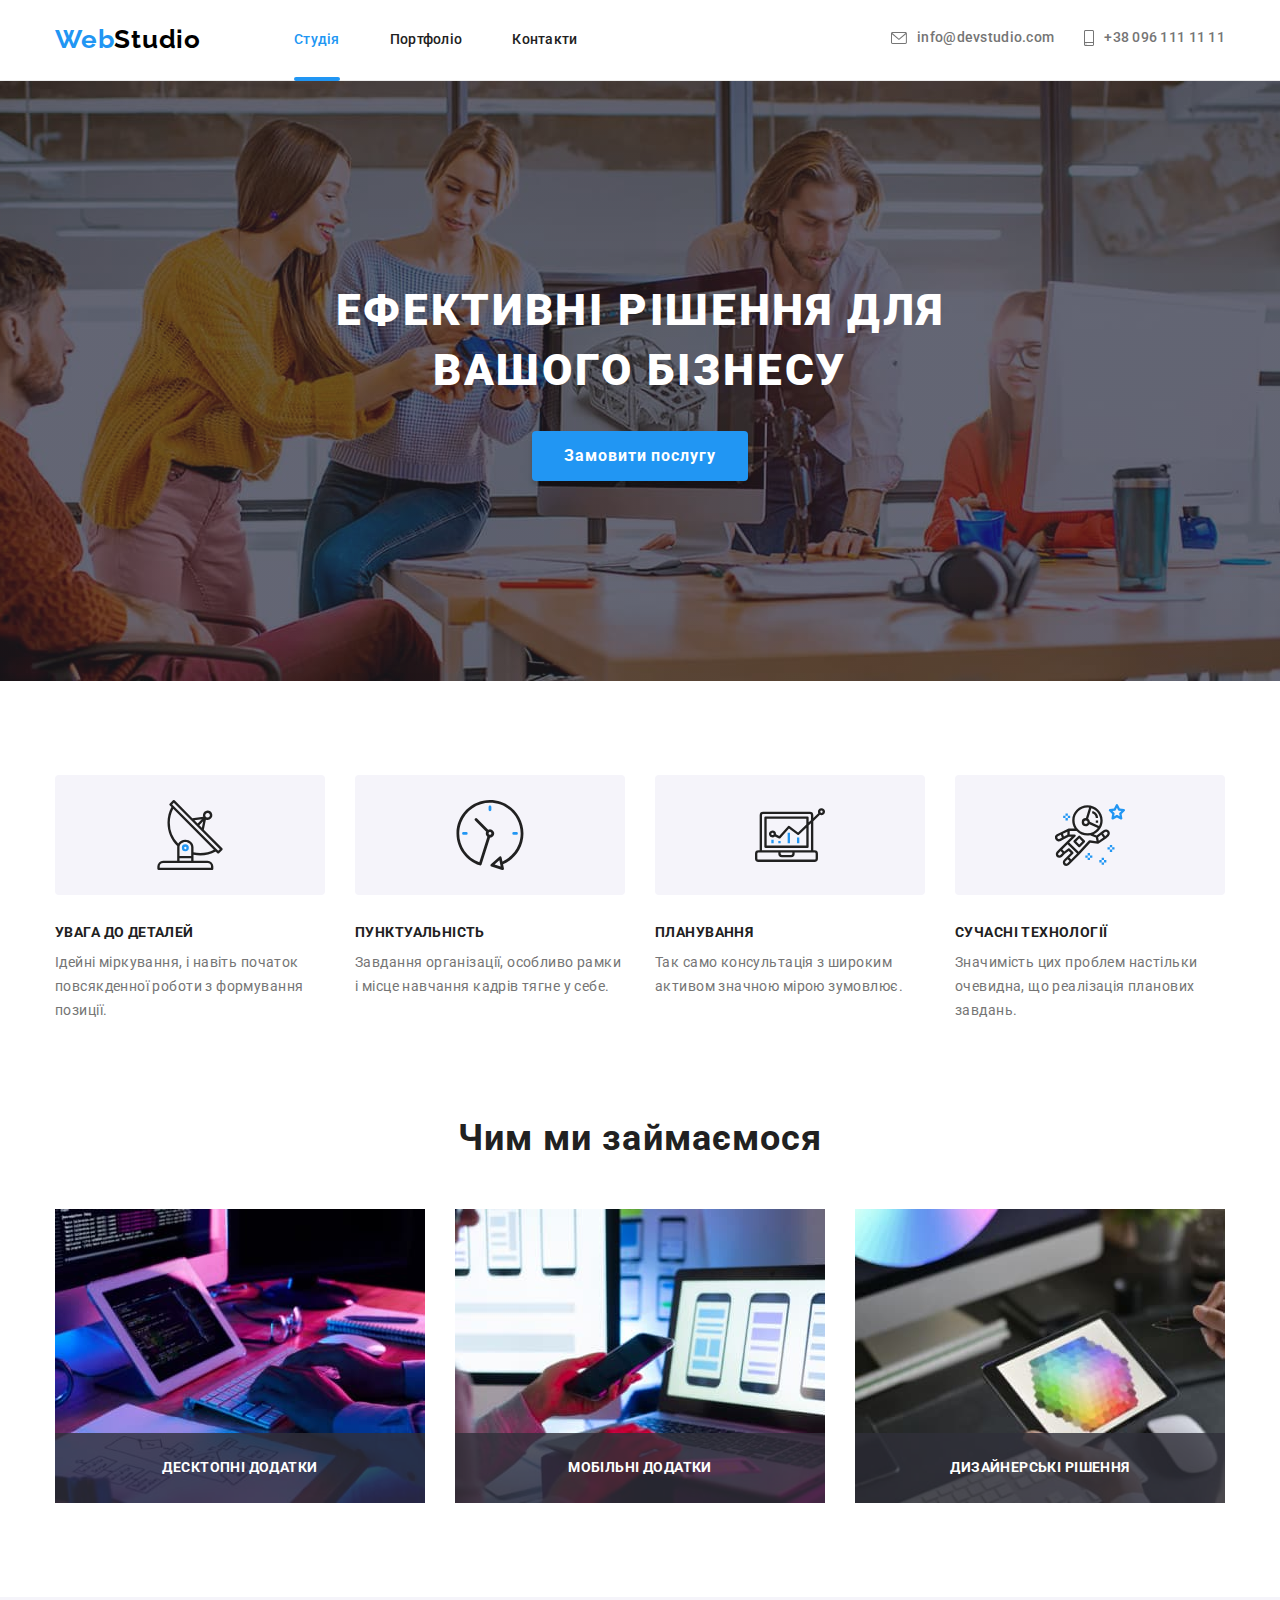
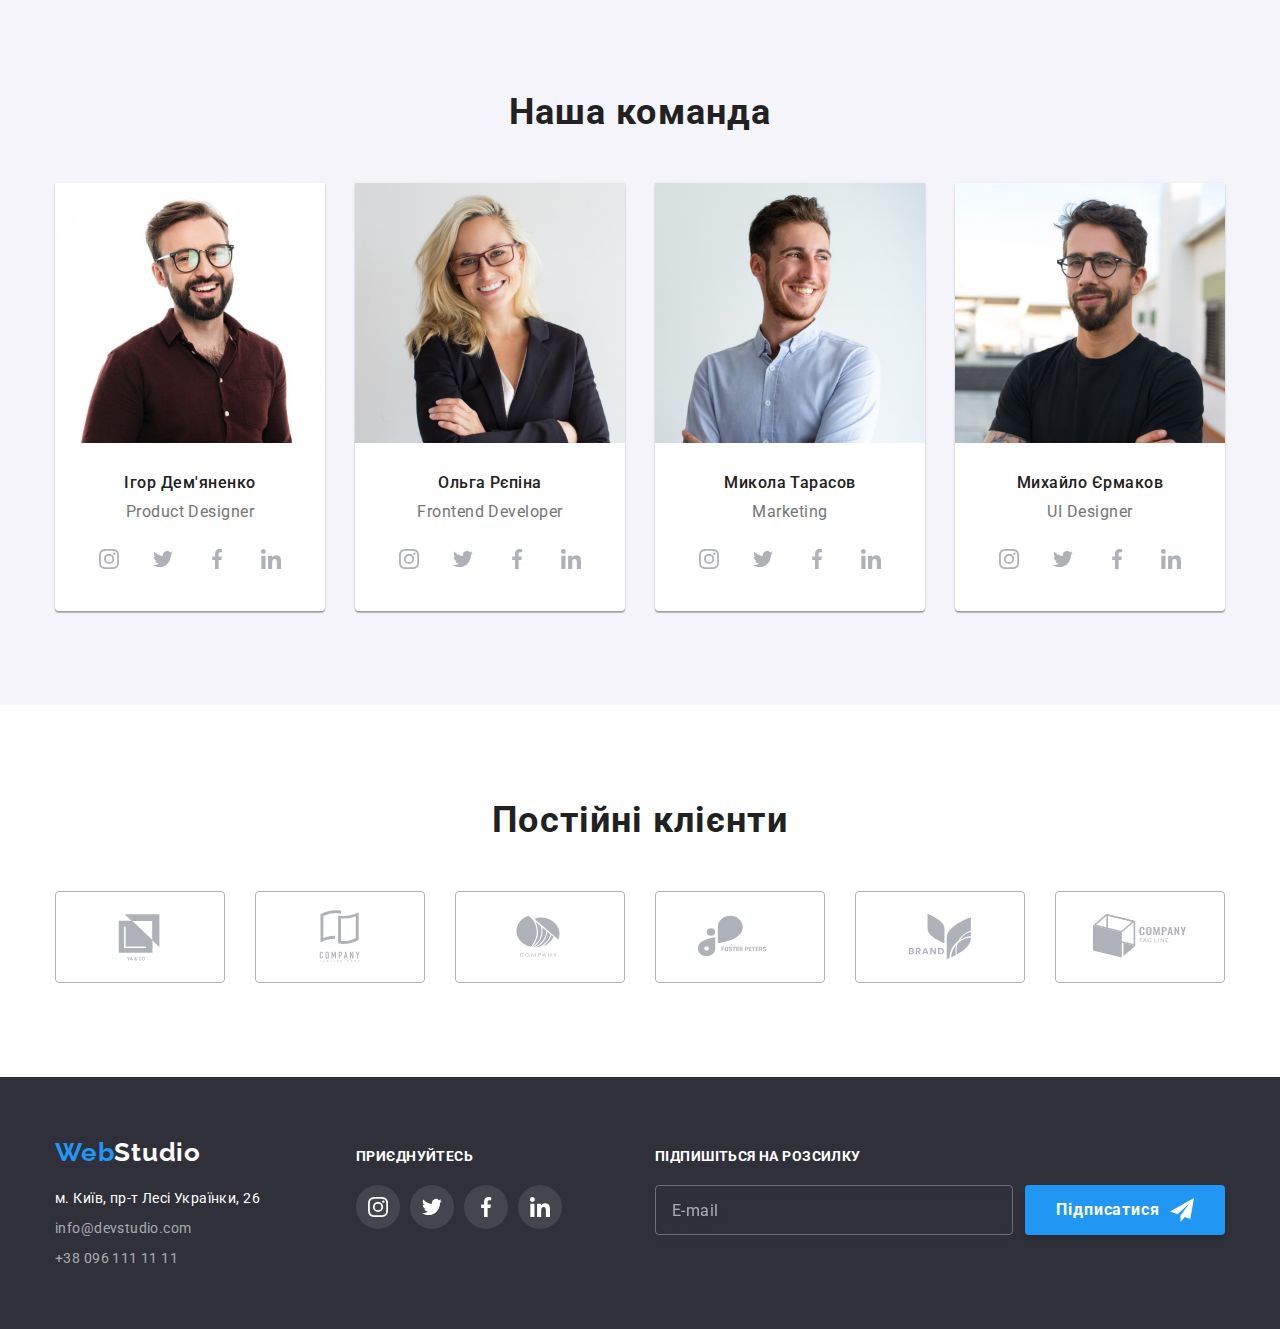
<file: index.html>
<!DOCTYPE html>
<html lang="uk">
<head>
    <meta charset="UTF-8">
    <meta http-equiv="X-UA-Compatible" content="IE=edge">
    <meta name="viewport" content="width=device-width, initial-scale=1.0">
    <title>WebStudio</title>
    <link rel="preconnect" href="https://fonts.googleapis.com">
    <link rel="preconnect" href="https://fonts.gstatic.com" crossorigin>
    <link href="https://fonts.googleapis.com/css2?family=Raleway:wght@700&family=Roboto:wght@400;500;700;900&display=swap"
        rel="stylesheet">
    <link rel="stylesheet" href="https://cdnjs.cloudflare.com/ajax/libs/modern-normalize/1.1.0/modern-normalize.min.css">
    <link rel="stylesheet" href="./css/styles.css">
</head>
<body>
    <!-- header -->
    <header class="header">
        <div class="container header-container">
            <nav class="header-navigation">
                <a href="./index.html" lang="en" class="logo"> <span class="logo-accent">Web</span>Studio</a>
                <ul class="list menu">
                    <li><a href="./index.html" class="site-nav-link current">Студія</a></li>
                    <li><a href="./portfolio.html" class="site-nav-link">Портфоліо</a></li>
                    <li><a href="" class="site-nav-link">Контакти</a></li>
                </ul>
            </nav>
            
            <ul class="list header-contacts">
                <li><a href="mailto:info@devstudio.com" class="contacts">
                    <svg width="16px" height="12px">
                        <use href="./images/icons.svg#icon-envelope"></use>
                    </svg>
                    info@devstudio.com</a></li>
                <li><a href="tel:+380961111111" class="contacts">
                    <svg width="10px" height="16px">
                        <use href="./images/icons.svg#icon-smartphone"></use>
                    </svg>
                    +38 096 111 11 11</a></li>
            </ul>
        </div>
    </header>

    <main>
        <!-- hero -->
        <section class="section hero-section overlay">
            <div class="container">
                <h1 class="hero-title">Ефективні рішення для вашого бізнесу</h1>
                <button type="button" class="button" data-modal-open>Замовити послугу</button>
            </div>
        </section>

        <!-- features -->
        <section class="section features-section">
            <div class="container">
                <h2 class="visually-hidden">Особливості</h2>
                <ul class="list features-list">
                    <li class="features-item">
                        <div class="features-icon">
                            <svg width="70px" height="70px">
                                <use href="./images/icons.svg#icon-antenna"></use>
                            </svg>
                        </div>
                        <h3 class="features-title">УВАГА ДО ДЕТАЛЕЙ</h3>
                        <p class="features-text">Ідейні міркування, і навіть початок повсякденної роботи з формування позиції.</p>
                    </li>
                    <li class="features-item">
                        <div class="features-icon">
                            <svg width="70px" height="70px">
                                <use href="./images/icons.svg#icon-clock"></use>
                            </svg>
                        </div>
                        <h3 class="features-title">ПУНКТУАЛЬНІСТЬ</h3>
                        <p class="features-text">Завдання організації, особливо рамки і місце навчання кадрів тягне у себе.</p>
                    </li>
                    <li class="features-item">
                        <div class="features-icon">
                            <svg width="70px" height="70px">
                                <use href="./images/icons.svg#icon-diagram"></use>
                            </svg>
                        </div>
                        <h3 class="features-title">ПЛАНУВАННЯ</h3>
                        <p class="features-text">Так само консультація з широким активом значною мірою зумовлює.</p>
                    </li>
                    <li class="features-item">
                        <div class="features-icon">
                            <svg width="70px" height="70px">
                                <use href="./images/icons.svg#icon-astronaut"></use>
                            </svg>
                        </div>
                        <h3 class="features-title">СУЧАСНІ ТЕХНОЛОГІЇ</h3>
                        <p class="features-text">Значимість цих проблем настільки очевидна, що реалізація планових завдань.</p>
                    </li>
                </ul>
            </div>
        </section>

        <!-- works -->
        <section class="section works-section">
            <div class="container">
                <h2 class="section-title">Чим ми займаємося</h2>
                <ul class="list works-list">
                    <li class="works-item">
                        <img src="./images/desktop.jpg" alt="Десктопні додатки" width="370">
                        <div class="work-type">
                            <p class="work-name">Десктопні додатки</p>
                        </div>
                    </li>
                    <li class="works-item">
                        <img src="./images/mobile.jpg" alt="Мобільні додатки" width="370">
                        <div class="work-type">
                            <p class="work-name">Мобільні додатки</p>
                        </div>
                    </li>
                    <li class="works-item">
                        <img src="./images/tablet.jpg" alt="Дизайнерські рішення" width="370">
                        <div class="work-type">
                            <p class="work-name">Дизайнерські рішення</p>
                        </div>
                    </li>
                </ul>
            </div>
        </section>

        <!-- team -->
        <section class="section team-section">
            <div class="container">
                <h2 class="section-title">Наша команда</h2>
                <ul class="list team-list">
                    <li class="team-card">
                        <img src="./images/ihor.jpg" alt="Фото Ігор Дем'яненко" width="270">
                        <div class="team-member-role">
                            <h3 class="team-member">Ігор Дем'яненко</h3>
                            <p lang="en" class="team-role">Product Designer</p>   
                            <ul class="list social-list">
                                <li class="social-list-item">
                                    <a href="" class="social-media">
                                        <svg width="20px" height="20px">
                                            <use href="./images/icons.svg#icon-instagram"></use>
                                        </svg></a>
                                </li>
                                <li class="social-list-item">
                                    <a href="" class="social-media">
                                        <svg width="20px" height="20px">
                                            <use href="./images/icons.svg#icon-twitter"></use>
                                        </svg></a>
                                </li>
                                <li class="social-list-item">
                                    <a href="" class="social-media">
                                        <svg width="20px" height="20px">
                                            <use href="./images/icons.svg#icon-facebook"></use>
                                        </svg></a>
                                </li>
                                <li class="social-list-item">
                                    <a href="" class="social-media">
                                        <svg width="20px" height="20px">
                                            <use href="./images/icons.svg#icon-linkedin"></use>
                                        </svg></a>
                                </li>
                            </ul>
                        </div>
                    </li>
                    <li class="team-card">
                        <img src="./images/olha.jpg" alt="Фото Ольга Рєпіна" width="270">
                        <div class="team-member-role">
                            <h3 class="team-member">Ольга Рєпіна</h3>
                            <p lang="en" class="team-role">Frontend Developer</p>
                            <ul class="list social-list">
                                <li class="social-list-item">
                                    <a href="" class="social-media">
                                        <svg width="20px" height="20px">
                                            <use href="./images/icons.svg#icon-instagram"></use>
                                        </svg></a>
                                </li>
                                <li class="social-list-item">
                                    <a href="" class="social-media">
                                        <svg width="20px" height="20px">
                                            <use href="./images/icons.svg#icon-twitter"></use>
                                        </svg></a>
                                </li>
                                <li class="social-list-item">
                                    <a href="" class="social-media">
                                        <svg width="20px" height="20px">
                                            <use href="./images/icons.svg#icon-facebook"></use>
                                        </svg></a>
                                </li>
                                <li class="social-list-item">
                                    <a href="" class="social-media">
                                        <svg width="20px" height="20px">
                                            <use href="./images/icons.svg#icon-linkedin"></use>
                                        </svg></a>
                                </li>
                            </ul>
                        </div>
                    </li>
                    <li class="team-card">
                        <img src="./images/mykola.jpg" alt="Фото Микола Тарасов" width="270">
                        <div class="team-member-role">
                            <h3 class="team-member">Микола Тарасов</h3>
                            <p lang="en" class="team-role">Marketing</p>
                            <ul class="list social-list">
                                <li class="social-list-item">
                                    <a href="" class="social-media">
                                        <svg width="20px" height="20px">
                                            <use href="./images/icons.svg#icon-instagram"></use>
                                        </svg></a>
                                </li>
                                <li class="social-list-item">
                                    <a href="" class="social-media">
                                        <svg width="20px" height="20px">
                                            <use href="./images/icons.svg#icon-twitter"></use>
                                        </svg></a>
                                </li>
                                <li class="social-list-item">
                                    <a href="" class="social-media">
                                        <svg width="20px" height="20px">
                                            <use href="./images/icons.svg#icon-facebook"></use>
                                        </svg></a>
                                </li>
                                <li class="social-list-item">
                                    <a href="" class="social-media">
                                        <svg width="20px" height="20px">
                                            <use href="./images/icons.svg#icon-linkedin"></use>
                                        </svg></a>
                                </li>
                            </ul>
                        </div>
                    </li>
                    <li class="team-card">
                        <img src="./images/mykhailo.jpg" alt="Фото Михайло Єрмаков" width="270">
                        <div class="team-member-role">
                            <h3 class="team-member">Михайло Єрмаков</h3>
                            <p lang="en" class="team-role">UI Designer</p>
                            <ul class="list social-list">
                                <li class="social-list-item">
                                    <a href="" class="social-media">
                                        <svg width="20px" height="20px">
                                            <use href="./images/icons.svg#icon-instagram"></use>
                                        </svg></a>
                                </li>
                                <li class="social-list-item">
                                    <a href="" class="social-media">
                                        <svg width="20px" height="20px">
                                            <use href="./images/icons.svg#icon-twitter"></use>
                                        </svg></a>
                                </li>
                                <li class="social-list-item">
                                    <a href="" class="social-media">
                                        <svg width="20px" height="20px">
                                            <use href="./images/icons.svg#icon-facebook"></use>
                                        </svg></a>
                                </li>
                                <li class="social-list-item">
                                    <a href="" class="social-media">
                                        <svg width="20px" height="20px">
                                            <use href="./images/icons.svg#icon-linkedin"></use>
                                        </svg></a>
                                </li>
                            </ul>
                        </div>
                    </li>
                </ul>
            </div>
        </section>

        <!-- clients -->
        <section class="section">
            <div class="container">
                <h2 class="section-title">Постійні клієнти</h2>
                <ul class="list clients-list">
                    <li class="client-item">
                        <a href="" class="client">
                            <svg width="106px" height="60px">
                                <use href="./images/icons.svg#icon-logo1"></use>
                            </svg></a>
                    </li>
                    <li class="client-item">
                        <a href="" class="client">
                            <svg width="106px" height="60px">
                                <use href="./images/icons.svg#icon-logo2"></use>
                            </svg></a>
                    </li>
                    <li class="client-item">
                        <a href="" class="client">
                            <svg width="106px" height="60px">
                                <use href="./images/icons.svg#icon-logo3"></use>
                            </svg></a>
                    </li>
                    <li class="client-item">
                        <a href="" class="client">
                            <svg width="106px" height="60px">
                                <use href="./images/icons.svg#icon-logo4"></use>
                            </svg></a>
                    </li>
                    <li class="client-item">
                        <a href="" class="client">
                            <svg width="106px" height="60px">
                                <use href="./images/icons.svg#icon-logo5"></use>
                            </svg></a>
                    </li>
                    <li class="client-item">
                        <a href="" class="client">
                            <svg width="106px" height="60px">
                                <use href="./images/icons.svg#icon-logo6"></use>
                            </svg></a>
                    </li>
                </ul>
            </div>
        </section>
    </main>

    <!-- footer -->
    <footer class="footer">
        <div class="container container-footer">
            <div class="address-container">
                <a href="./index.html" lang="en" class="logo logo-footer"> <span class="logo-accent">Web</span>Studio</a>
                <address>
                    <ul class="list">
                        <li class="address-item"><a href="https://goo.gl/maps/fUNhZHvPjA6vGSTK8" target="_blank"
                                rel="noopener norefferer" class="address-footer">м. Київ, пр-т Лесі Українки, 26</a></li>
                        <li class="address-item"><a href="mailto:info@devstudio.com" class="contacts-footer">info@devstudio.com</a></li>
                        <li><a href="tel:+380961111111" class="contacts-footer">+38 096 111 11 11</a></li>
                    </ul>
                </address>
            </div>

            <div class="join-container">
                <p class="footer-join">Приєднуйтесь</p>
                <ul class="list social-list">
                    <li class="social-list-item">
                        <a href="" class="social-media-footer">
                            <svg width="20px" height="20px">
                                <use href="./images/icons.svg#icon-instagram"></use>
                            </svg></a>
                    </li>
                    <li class="social-list-item">
                        <a href="" class="social-media-footer">
                            <svg width="20px" height="20px">
                                <use href="./images/icons.svg#icon-twitter"></use>
                            </svg></a>
                    </li>
                    <li class="social-list-item">
                        <a href="" class="social-media-footer">
                            <svg width="20px" height="20px">
                                <use href="./images/icons.svg#icon-facebook"></use>
                            </svg></a>
                    </li>
                    <li class="social-list-item">
                        <a href="" class="social-media-footer">
                            <svg width="20px" height="20px">
                                <use href="./images/icons.svg#icon-linkedin"></use>
                            </svg></a>
                    </li>
                </ul>
            </div>

            <div>
                <p class="footer-join">Підпишіться на розсилку</p>
                <form class="footer-form">
                    <label>
                        <input
                        type="email"
                        class="footer-field-input"
                        required
                        name="user_subscription_email"
                        placeholder="E-mail">
                    </label>
                    <button type="submit" class="subscript-btn">Підписатися
                        <svg width="24px" height="24px">
                            <use href="./images/icons.svg#icon-send"></use>
                        </svg>
                    </button>
                </form>
            </div>
        </div>
    </footer>

    <!-- BACKDROP -->
    <div class="backdrop is-hidden" data-modal>
        <div class="modal">
            <button type="button" class="modal-close-btn" data-modal-close>
                <svg width="18px" height="18px" class="modal-close-icon">
                    <use href="./images/icons.svg#icon-close"></use>
                </svg>
            </button>

            <form class="modal-form">
                <b class="modal-header">Залиште свої дані, ми вам передзвонимо</b>
                <label class="modal-field">
                    <span class="modal-field-desc">Ім'я</span>
                    <span class="modal-field-wrapper">
                        <input type="text"
                        class="modal-field-input"
                        required
                        pattern="[a-zA-Zа-яА-ЯіІїЇєЄ'ґҐ]+"
                        name="user_name">
                        <svg width="18px" height="18px" class="modal-field-icon">
                            <use href="./images/icons.svg#icon-person"></use>
                        </svg>
                    </span>
                </label>
                <label class="modal-field">
                    <span class="modal-field-desc">Телефон</span>
                    <span class="modal-field-wrapper">
                        <input
                        type="tel"
                        class="modal-field-input"
                        required
                        name="user_phone">
                        <svg width="18px" height="18px" class="modal-field-icon">
                            <use href="./images/icons.svg#icon-phone"></use>
                        </svg>
                    </span>
                </label>
                <label class="modal-field">
                    <span class="modal-field-desc">Пошта</span>
                    <span class="modal-field-wrapper">
                        <input
                        type="email"
                        class="modal-field-input"
                        required
                        name="user_email">
                        <svg width="18px" height="18px" class="modal-field-icon">
                            <use href="./images/icons.svg#icon-email"></use>
                        </svg>
                    </span>
                </label>
                <label class="modal-textarea">
                    <span class="modal-field-desc">Коментар</span>
                    <textarea
                        name="user_comment"
                        class="modal-comment"
                        placeholder="Введіть текст"></textarea>
                </label>
                <label class="modal-checkbox-wrapper">
                    <input
                        type="checkbox"
                        name="user_policy"
                        class="modal-checkbox visually-hidden"
                        required>
                    <svg width="16px" height="15px" class="modal-checkbox-svg">
                        <use href="./images/icons.svg#icon-check"></use>
                    </svg>
                    Погоджуюся з розсилкою та приймаю&nbsp;<a href="" class="policy-link">Умови договору</a>
                </label>
                <button type="submit" class="modal-submit">Відправити</button>
            </form>
        </div>
    </div>

    <script src="./js/modal.js"></script>
</body>
</html>
</file>
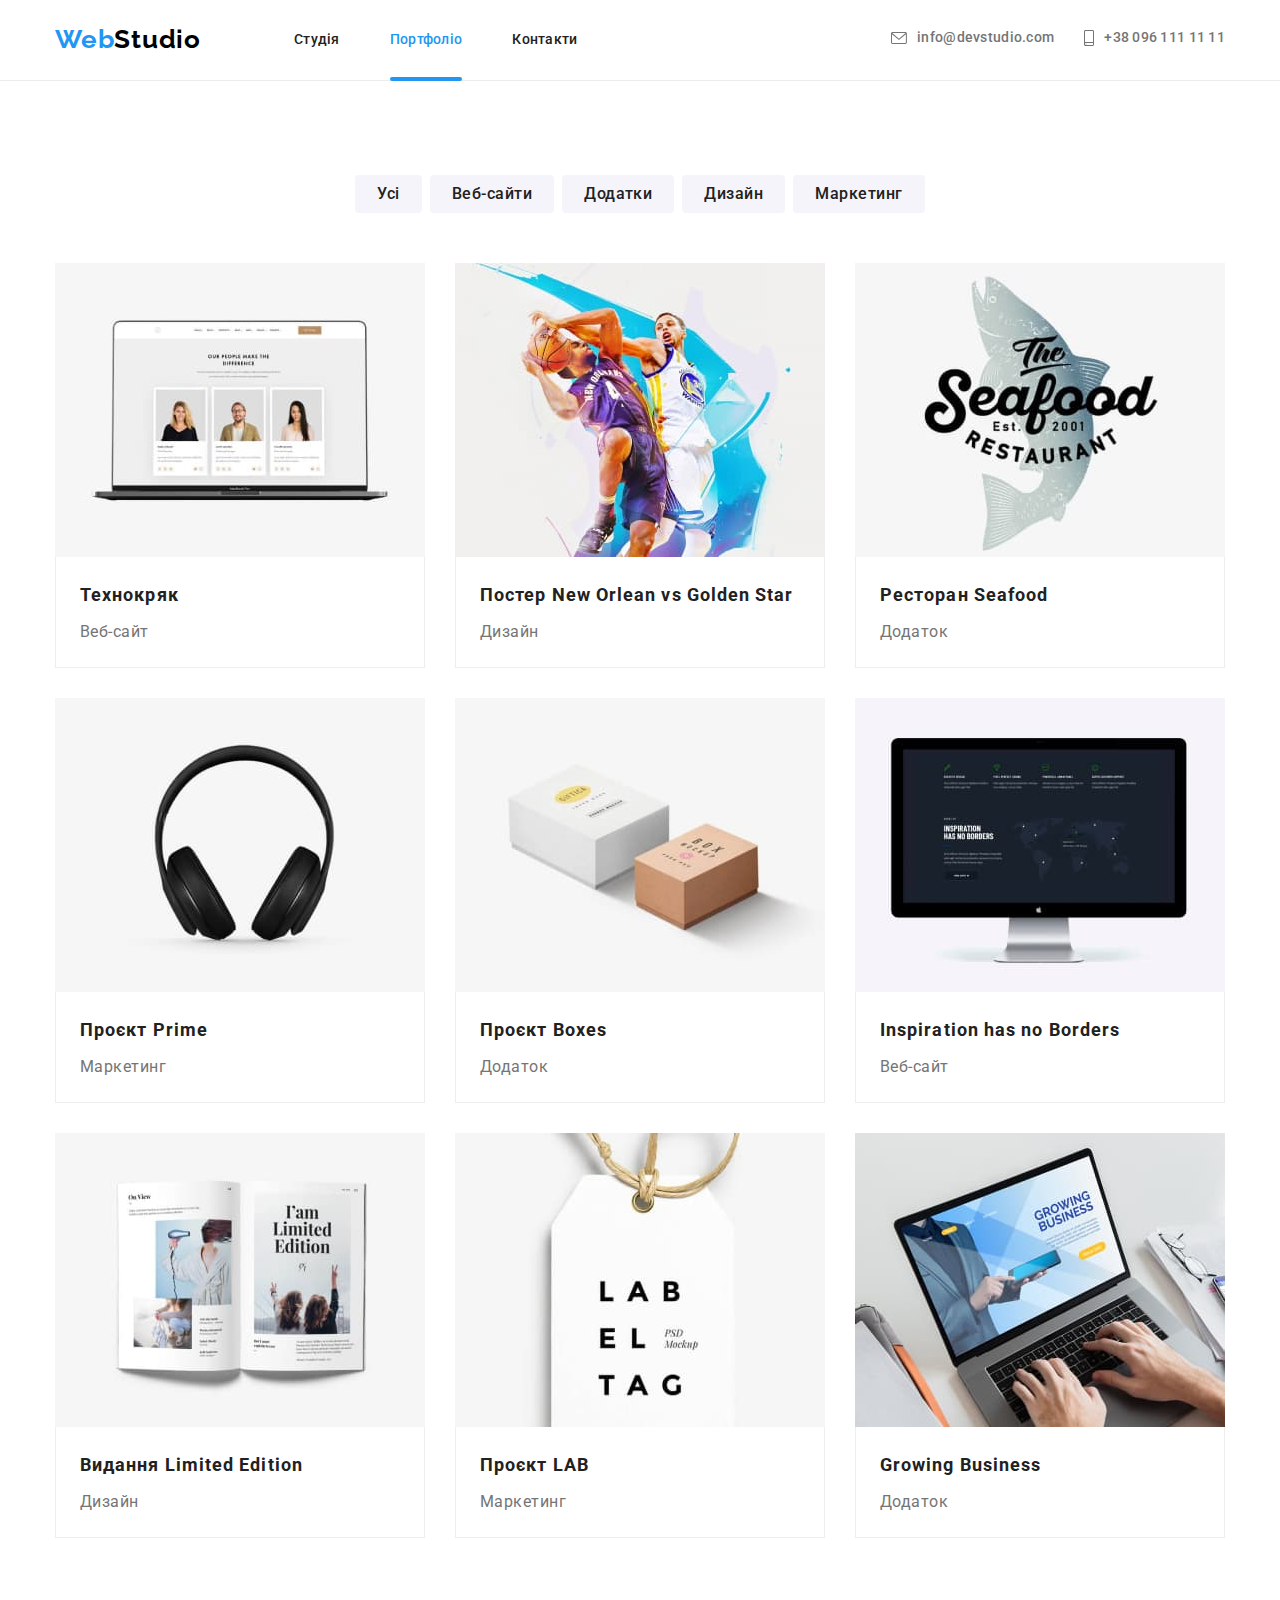
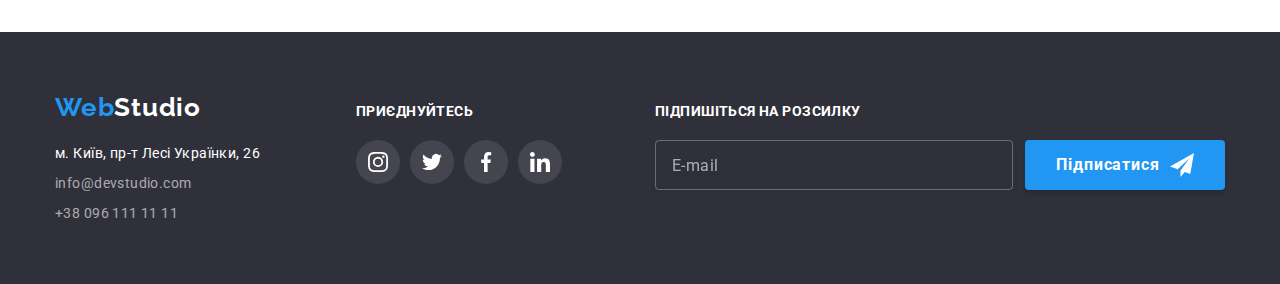
<file: portfolio.html>
<!DOCTYPE html>
<html lang="uk">
<head>
    <meta charset="UTF-8">
    <meta http-equiv="X-UA-Compatible" content="IE=edge">
    <meta name="viewport" content="width=device-width, initial-scale=1.0">
    <title>Portfolio</title>
    <link rel="preconnect" href="https://fonts.googleapis.com">
    <link rel="preconnect" href="https://fonts.gstatic.com" crossorigin>
    <link href="https://fonts.googleapis.com/css2?family=Raleway:wght@700&family=Roboto:wght@400;500;700;900&display=swap"
        rel="stylesheet">
    <link rel="stylesheet" href="https://cdnjs.cloudflare.com/ajax/libs/modern-normalize/1.1.0/modern-normalize.min.css">
    <link rel="stylesheet" href="./css/styles.css">
</head>
<body>
    <!-- header -->
    <header class="header">
        <div class="container header-container">
            <nav class="header-navigation">
                <a href="./index.html" lang="en" class="logo"> <span class="logo-accent">Web</span>Studio</a>
                <ul class="list menu">
                    <li><a href="./index.html" class="site-nav-link">Студія</a></li>
                    <li><a href="./portfolio.html" class="site-nav-link current">Портфоліо</a></li>
                    <li><a href="" class="site-nav-link">Контакти</a></li>
                </ul>
            </nav>
    
            <ul class="list header-contacts">
                <li><a href="mailto:info@devstudio.com" class="contacts">
                    <svg width="16px" height="12px">
                        <use href="./images/icons.svg#icon-envelope"></use>
                    </svg>
                    info@devstudio.com</a></li>
                <li><a href="tel:+380961111111" class="contacts">
                    <svg width="10px" height="16px">
                        <use href="./images/icons.svg#icon-smartphone"></use>
                    </svg>
                    +38 096 111 11 11</a></li>
            </ul>
        </div>
    </header>
    
    <main>
        <section class="section">
            <div class="container">
                <h1 class="visually-hidden">Портфоліо</h1>
                
                <!-- filters -->
                <ul class="list filters-list">
                    <li>
                        <button type="button" class="filter">Усі</button>
                    </li>
                    <li>
                        <button type="button" class="filter">Веб-сайти</button>
                    </li>
                    <li>
                        <button type="button" class="filter">Додатки</button>
                    </li>
                    <li>
                        <button type="button" class="filter">Дизайн</button>
                    </li>
                    <li>
                        <button type="button" class="filter">Маркетинг</button>
                    </li>
                </ul>
                
                <!-- portfolio -->
                <ul class="list projects-list">
                    <li class="project-card">
                        <a href="" class="project-link">
                            <div class="project-img-wrapper">
                                <img src="./images/techno.jpg" alt="Веб-сайт на ноутбуці" width="370">
                                <p class="overlay-projects">Ресурс пропонує комплексні пропозиції з різним рівнем функціоналу та сервісів. Все це дозволить відвідувачу отримати
                                    вичерпні відомості про компанію чи приватну особу.</p>
                            </div>
                        
                            <div class="project">
                                <h2 class="project-title">Технокряк</h2>
                                <p class="project-type">Веб-сайт</p>
                            </div>
                        </a>
                    </li>
                    <li class="project-card">
                        <a href="" class="project-link">
                            <div class="project-img-wrapper">
                                <img src="./images/basketball-poster.jpg" alt="Два баскетболіста" width="370">
                                <p class="overlay-projects">Ресурс пропонує комплексні пропозиції з різним рівнем функціоналу та сервісів. Все це дозволить відвідувачу отримати
                                    вичерпні відомості про компанію чи приватну особу.</p>                               
                            </div>
                            <div class="project">
                                <h2 class="project-title">Постер <span lang="en">New Orlean vs Golden Star</span></h2>
                                <p class="project-type">Дизайн</p>
                            </div>
                        </a>
                    </li>
                    <li class="project-card">
                        <a href="" class="project-link">
                            <div class="project-img-wrapper">
                                <img src="./images/seafood-restaurant.jpg" alt="Логотип ресторана" width="370">
                                <p class="overlay-projects">Ресурс пропонує комплексні пропозиції з різним рівнем функціоналу та сервісів. Все це
                                    дозволить відвідувачу отримати
                                    вичерпні відомості про компанію чи приватну особу.</p>
                            </div>
                            <div class="project">
                                <h2 class="project-title">Ресторан <span lang="en">Seafood</span></h2>
                                <p class="project-type">Додаток</p>
                            </div>
                        </a>
                    </li>
                    <li class="project-card">
                        <a href="" class="project-link">
                            <div class="project-img-wrapper">
                                <p class="overlay-projects">Ресурс пропонує комплексні пропозиції з різним рівнем функціоналу та сервісів. Все це
                                    дозволить відвідувачу отримати
                                    вичерпні відомості про компанію чи приватну особу.</p>
                                <img src="./images/prime-project.jpg" alt="Навушники" width="370">
                            
                            </div>
                            <div class="project">
                                <h2 class="project-title">Проєкт <span lang="en">Prime</span></h2>
                                <p class="project-type">Маркетинг</p>
                            </div>
                        </a>
                    </li>
                    <li class="project-card">
                        <a href="" class="project-link">
                            <div class="project-img-wrapper">
                                <p class="overlay-projects">Ресурс пропонує комплексні пропозиції з різним рівнем функціоналу та сервісів. Все це
                                    дозволить відвідувачу отримати
                                    вичерпні відомості про компанію чи приватну особу.</p>
                                 <img src="./images/boxes-project.jpg" alt="Дві коробки" width="370">
                            </div>
                            <div class="project">
                                <h2 class="project-title">Проєкт <span lang="en">Boxes</span></h2>
                                <p class="project-type">Додаток</p>
                            </div>
                        </a>
                    </li>
                    <li class="project-card">
                        <a href="" class="project-link">
                            <div class="project-img-wrapper">
                                <p class="overlay-projects">Ресурс пропонує комплексні пропозиції з різним рівнем функціоналу та сервісів. Все це
                                    дозволить відвідувачу отримати
                                    вичерпні відомості про компанію чи приватну особу.</p>
                                <img src="./images/monitor.jpg" alt="Веб-сайт на моніторі" width="370">
                            </div>
                            <div class="project">
                                <h2 lang="en" class="project-title">Inspiration has no Borders</h2>
                                <p class="project-type">Веб-сайт</p>
                            </div>
                        </a>
                    </li>
                    <li class="project-card">
                        <a href="" class="project-link">
                            <div class="project-img-wrapper">
                                <p class="overlay-projects">Ресурс пропонує комплексні пропозиції з різним рівнем функціоналу та сервісів. Все це
                                    дозволить відвідувачу отримати
                                    вичерпні відомості про компанію чи приватну особу.</p>
                                <img src="./images/limited-edition.jpg" alt="Журнал" width="370">
                            </div>
                            <div class="project">
                                <h2 class="project-title">Видання <span lang="en">Limited Edition</span></h2>
                                <p class="project-type">Дизайн</p>
                            </div>
                        </a>
                    </li>
                    <li class="project-card">
                        <a href="" class="project-link">
                            <div class="project-img-wrapper">
                                <p class="overlay-projects">Ресурс пропонує комплексні пропозиції з різним рівнем функціоналу та сервісів. Все це
                                    дозволить відвідувачу отримати
                                    вичерпні відомості про компанію чи приватну особу.</p>
                                <img src="./images/lab-project.jpg" alt="Бирка" width="370">
                            </div>
                            <div class="project">
                                <h2 class="project-title">Проєкт <span lang="en">LAB</span></h2>
                                <p class="project-type">Маркетинг</p>
                            </div>
                        </a>
                    </li>
                    <li class="project-card">
                        <a href="" class="project-link">
                            <div class="project-img-wrapper">
                                <p class="overlay-projects">Ресурс пропонує комплексні пропозиції з різним рівнем функціоналу та сервісів. Все це
                                    дозволить відвідувачу отримати
                                    вичерпні відомості про компанію чи приватну особу.</p>
                                <img src="./images/growing-business.jpg" alt="Ноутбук" width="370">
                            </div>
                            <div class="project">
                                <h2 lang="en" class="project-title">Growing Business</h2>
                                <p class="project-type">Додаток</p>
                            </div>
                        </a>
                    </li>
                </ul>
            </div>
        </section>

    </main>
    
    <!-- footer -->
    <footer class="footer">
        <div class="container container-footer">
            <div class="address-container">
                <a href="./index.html" lang="en" class="logo logo-footer"> <span class="logo-accent">Web</span>Studio</a>
                <address>
                    <ul class="list">
                        <li class="address-item"><a href="https://goo.gl/maps/fUNhZHvPjA6vGSTK8" target="_blank"
                                rel="noopener norefferer" class="address-footer">м. Київ, пр-т Лесі Українки, 26</a></li>
                        <li class="address-item"><a href="mailto:info@devstudio.com"
                                class="contacts-footer">info@devstudio.com</a></li>
                        <li><a href="tel:+380961111111" class="contacts-footer">+38 096 111 11 11</a></li>
                    </ul>
                </address>
            </div>
    
            <div class="join-container">
                <p class="footer-join">Приєднуйтесь</p>
                <ul class="list social-list">
                    <li class="social-list-item">
                        <a href="" class="social-media-footer">
                            <svg width="20px" height="20px">
                                <use href="./images/icons.svg#icon-instagram"></use>
                            </svg></a>
                    </li>
                    <li class="social-list-item">
                        <a href="" class="social-media-footer">
                            <svg width="20px" height="20px">
                                <use href="./images/icons.svg#icon-twitter"></use>
                            </svg></a>
                    </li>
                    <li class="social-list-item">
                        <a href="" class="social-media-footer">
                            <svg width="20px" height="20px">
                                <use href="./images/icons.svg#icon-facebook"></use>
                            </svg></a>
                    </li>
                    <li class="social-list-item">
                        <a href="" class="social-media-footer">
                            <svg width="20px" height="20px">
                                <use href="./images/icons.svg#icon-linkedin"></use>
                            </svg></a>
                    </li>
                </ul>
            </div>
    
            <div>
                <p class="footer-join">Підпишіться на розсилку</p>
                <form class="footer-form">
                    <label>
                        <input type="email" class="footer-field-input" required name="user_subscription_email"
                            placeholder="E-mail">
                    </label>
                    <button type="submit" class="subscript-btn">Підписатися
                        <svg width="24px" height="24px">
                            <use href="./images/icons.svg#icon-send"></use>
                        </svg>
                    </button>
                </form>
            </div>
        </div>
    </footer>

</body>
</html>
</file>
<file: css/styles.css>
:root {
    --primary-text-color:#212121;
    --secondary-text-color:#757575;
    --logo-text-color:#000000;
    --accent-color:#2196F3;
    --white-text-color:#FFFFFF;
    --footer-text-color:rgba(255, 255, 255, 0.6);
    --primary-bg-color:#FFFFFF;
    --secondary-bg-color:#F5F4FA;
    --accent-bg-color:#2F303A;

    --filter-bg-color:#F5F4FA;

    --button-focus-color:#188CE8;

    --transition-dur-and-func: 250ms cubic-bezier(0.4, 0, 0.2, 1);
}

body {
    background-color: var(--primary-bg-color);
    color: var(--primary-text-color);
    font-family: 'Roboto', sans-serif;
}

/* reset */

.list {
    list-style: none;
}

h1,
h2,
h3,
p {
    margin-top: 0;
    margin-bottom: 0;
}

ul {
    margin-top: 0;
    margin-bottom: 0;
    padding-left: 0;
}

img {
    display: block;
}

.section {
    padding-top: 94px;
    padding-bottom: 94px;
}

.container {
    margin-left: auto;
    margin-right: auto;
    width: 1200px;
    padding-left: 15px;
    padding-right: 15px;
}

.visually-hidden {
    position: absolute;
    width: 1px;
    height: 1px;
    margin: -1px;
    border: 0;
    padding: 0;
    white-space: nowrap;
    clip-path: inset(100%);
    clip: rect(0 0 0 0);
    overflow: hidden;
}

/* header */

.header {
    border-bottom: 1px solid #ECECEC;
}

.header-container {
    display: flex;
    justify-content: space-between;
    align-items: center;
}

.header-navigation {
    display: flex;
    column-gap: 93px;

    align-items: center;
}

.menu {
    display: flex;
    column-gap: 50px;
    align-items: center;
}

.header-contacts {
    display: flex;
    column-gap: 30px;
}

/* logo */

.logo {
    color: var(--logo-text-color);
    font-family: 'Raleway', sans-serif;
    font-weight: 700;
    font-size: 26px;
    line-height: 1.2;
    text-decoration: none;
    letter-spacing: 0.03em;
}

.logo-accent {
    color: var(--accent-color);
}

/* site-nav */
.site-nav-link {
    color: var(--primary-text-color);
    font-weight: 500;
    font-size: 14px;
    line-height: 1.14;
    letter-spacing: 0.02em;
    text-decoration: none;

    transition: color var(--transition-dur-and-func);

    padding-top: 32px;
    padding-bottom: 32px;

    display: block;
}

.site-nav-link:hover,
.site-nav-link:focus {
    color: var(--accent-color);
}

.current {
    color: var(--accent-color);
    position: relative;
}

.current::after {
    content: "";
    position: absolute;
    height: 4px;
    width: 100%;
    background-color: var(--accent-color);
    border-radius: 2px;
    bottom: -1px;
    left: 0;
}

/* contacts */
.contacts {
    color: var(--secondary-text-color);
    font-weight: 500;
    font-size: 14px;
    line-height: 1.14;
    letter-spacing: 0.02em;
    text-decoration: none;

    display: inline-flex;
    align-items: center;
    column-gap: 10px;
    fill: var(--secondary-text-color);

    transition: color var(--transition-dur-and-func), fill var(--transition-dur-and-func);
}

.contacts:hover,
.contacts:focus {
    color: var(--accent-color);
    fill: var(--accent-color);
}

/* hero */
.hero-section {
    background-color: #C4C4C4;
    
    padding-top: 200px;
    padding-bottom: 200px;
}

.overlay {
    max-width: 1600px;
    height: 600px;
    margin-left: auto;
    margin-right: auto;
    background-image:
        linear-gradient(rgba(47, 48, 58, 0.4), rgba(47, 48, 58, 0.4)),
        url("../images/hero.jpg");

    background-repeat: no-repeat;
    background-position: center;
    background-size: cover;
}

.hero-title {
    font-weight: 900;
    font-size: 44px;
    line-height: 1.36;
    text-align: center;
    letter-spacing: 0.06em;
    text-transform: uppercase;
    color: var(--white-text-color);

    margin-left: auto;
    margin-right: auto;
    margin-bottom: 30px;

    width: 696px;
}

/* button */
.button {
    color:var(--white-text-color);
    background-color: var(--accent-color);
    font-weight: 700;
    font-size: 16px;
    line-height: 1.88;
    display: flex;
    align-items: center;
    text-align: center;
    letter-spacing: 0.06em;

    cursor: pointer;

    box-shadow: 0px 4px 4px rgba(0, 0, 0, 0.15);
    padding: 10px 32px;
    border-radius: 4px;
    border: 0;

    min-width: 216px;
    justify-content: center;

    margin-left: auto;
    margin-right: auto;

    transition: background-color var(--transition-dur-and-func);
}

.button:hover,
.button:focus {
    background-color: var(--button-focus-color);
}

/* section */

.section-title {
    font-weight: 700;
    font-size: 36px;
    line-height: 1.17;
    text-align: center;
    letter-spacing: 0.03em;

    margin-bottom: 50px;
}

/* features */

.features-section {
    padding-bottom: 47px;
}

.features-list {
    display: flex;
    gap: 30px;
    flex-wrap: wrap;
}

.features-item {
    flex-basis: calc((100% - 90px) / 4);
}

.features-icon {
    display: flex;
    height: 120px;
    background-color: var(--secondary-bg-color);
    border-radius: 4px;
    margin-bottom: 30px;
    align-items: center;
    justify-content: center;
}

.features-title {
    font-weight: 700;
    font-size: 14px;
    line-height: 1.14;
    text-transform: uppercase;
    letter-spacing: 0.03em;

    margin-bottom: 10px;
}

.features-text {
    font-size: 14px;
    line-height: 1.71;
    color: var(--secondary-text-color);
    letter-spacing: 0.03em;
}

/* works */

.works-section {
    padding-top: 47px;
}

.works-list {
    display: flex;
    gap: 30px;
    flex-wrap: wrap;
}

.works-item {
    flex-basis: calc((100% - 60px) / 3);
    position: relative;
}

.work-type {
    position: absolute;
    height: 70px;
    width: 100%;
    bottom: 0;

    display: flex;
    justify-content: center;
    align-items: center;

    background-color: rgba(47, 48, 58, 0.8);
}

.work-name {
    font-weight: 700;
    font-size: 14px;
    line-height: 1.14;
    letter-spacing: 0.03em;
    text-transform: uppercase;
    text-align: center;
    color: var(--white-text-color);
}

/* team */
.team-section {
    background-color: var(--secondary-bg-color);
}

.team-list {
    display: flex;
    gap: 30px;
    flex-wrap: wrap;
}

.team-card {
    flex-basis: calc((100% - 90px) / 4);

    box-shadow: 0px 1px 3px rgba(0, 0, 0, 0.12), 0px 1px 1px rgba(0, 0, 0, 0.14), 0px 2px 1px rgba(0, 0, 0, 0.2);
    border-radius: 0px 0px 4px 4px;

    background-color: var(--primary-bg-color);
}

.team-member-role {
    padding-top: 30px;
    padding-bottom: 30px;
    padding-left: 32px;
    padding-right: 32px;
}

.team-member {
    font-weight: 500;
    font-size: 16px;
    line-height: 1.19;
    text-align: center;
    letter-spacing: 0.03em;

    margin-bottom: 10px;
}

.team-role {
    font-size: 16px;
    line-height: 1.19;
    text-align: center;
    color: var(--secondary-text-color);
    letter-spacing: 0.03em;

    margin-bottom: 16px;
}

.social-list {
    display: flex;
    column-gap: 10px;
}

.social-list-item {
    width: 44px;
    height: 44px;
}

.social-media {
    display: flex;
    width: 100%;
    height: 100%;
    border-radius: 50%;
    justify-content: center;
    align-items: center;
    fill: #AFB1B8;

    transition: background-color var(--transition-dur-and-func), fill var(--transition-dur-and-func);
}

.social-media:hover,
.social-media:focus {
    background-color: var(--accent-color);
    fill: var(--white-text-color);
}

/* clients */

.clients-list {
    display: flex;
    gap: 30px;
    flex-wrap: wrap;
}

.client-item {
    height: 92px;
    width: calc((100% - 150px) / 6);
}

.client {
    display: flex;
    width: 100%;
    height: 100%;
    border: 1px solid #AFB1B8;
    border-radius: 4px;
    justify-content: center;
    align-items: center;
    fill: #AFB1B8;

    transition: background-color var(--transition-dur-and-func), fill var(--transition-dur-and-func);
}

.client:hover,
.client:focus {
    border-color: var(--accent-color);
    fill: var(--accent-color);
}

/* footer */

.footer {
    background-color: var(--accent-bg-color);
    padding-top: 60px;
    padding-bottom: 60px;
}

.container-footer {
    display: flex;

    align-items: baseline;
}

.address-container {
    flex-grow: 1;
}

.contacts-footer {
    color: var(--footer-text-color);
    font-size: 14px;
    line-height: 1.5;
    text-decoration: none;
    letter-spacing: 0.03em;

    font-style: normal;

    transition: color var(--transition-dur-and-func);
}

.contacts-footer:hover,
.contacts-footer:focus {
    color: var(--accent-color);
}

.address-footer {
    font-style: normal;
    font-size: 14px;
    line-height: 1.5;
    color: var(--white-text-color);
    text-decoration: none;
    letter-spacing: 0.03em;

    transition: color var(--transition-dur-and-func);
}

.address-footer:hover,
.address-footer:focus {
    color: var(--accent-color);
}

.logo-footer {
    color: var(--white-text-color);

    display: block;
    margin-bottom: 20px;
}

.address-item {
    margin-bottom: 9px;
}

.join-container {
    margin-right: 93px;
}

.social-media-footer {
    display: flex;
    width: 100%;
    height: 100%;
    border-radius: 50%;
    justify-content: center;
    align-items: center;
    fill: var(--white-text-color);
    background-color: rgba(255, 255, 255, 0.1);

    transition: background-color var(--transition-dur-and-func);
}

.social-media-footer:hover,
.social-media-footer:focus {
    background-color: var(--accent-color);
}

.footer-join {
    font-weight: 700;
    font-size: 14px;
    line-height: 1.14;
    letter-spacing: 0.03em;
    text-transform: uppercase;
    color: var(--white-text-color);

    margin-bottom: 20px;
}

.footer-form {
    display: flex;
    gap: 12px;
}

.footer-field-input {
    height: 50px;
    width: 358px;
    padding-left: 16px;
    padding-top: 15px;
    padding-bottom: 15px;

    border: 1px solid rgba(255, 255, 255, 0.3);
    filter: drop-shadow(0px 4px 4px rgba(0, 0, 0, 0.15));
    border-radius: 4px;

    background-color: transparent;
    
    color: var(--white-text-color);
}

.footer-field-input::placeholder {
    font-size: 16px;
    line-height: 1.25;
    letter-spacing: 0.03em;
    color: rgba(255, 255, 255, 0.6);
}

.subscript-btn {
    color: var(--white-text-color);
    background-color: var(--accent-color);
    font-weight: 700;
    font-size: 16px;
    line-height: 1.88;
    display: flex;
    align-items: center;
    text-align: center;
    letter-spacing: 0.06em;

    cursor: pointer;

    box-shadow: 0px 4px 4px rgba(0, 0, 0, 0.15);
    padding: 10px 28px;
    border-radius: 4px;
    border: 0;

    min-width: 200px;
    justify-content: center;

    margin-left: auto;
    margin-right: auto;

    gap: 10px;
}

/* portfolio.html */

/* filters */

.filters-list {
    display: flex;
    gap: 8px;
    justify-content: center;
    margin-bottom: 50px;
}

.filter {
    background-color: var(--filter-bg-color);
    color: var(--primary-text-color);
    font-weight: 500;
    font-size: 16px;
    line-height: 1.62;
    text-align: center;
    letter-spacing: 0.03em;

    cursor: pointer;

    padding: 6px 22px;
    border-radius: 4px;
    border: 0;

    transition: background-color var(--transition-dur-and-func), color var(--transition-dur-and-func), box-shadow var(--transition-dur-and-func);
}

.filter:hover,
.filter:focus {
    background-color:var(--accent-color);
    color: var(--white-text-color);
    box-shadow: 0px 3px 1px rgba(0, 0, 0, 0.1), 0px 1px 2px rgba(0, 0, 0, 0.08), 0px 2px 2px rgba(0, 0, 0, 0.12);
}

/* projects */

.projects-list {
    display: flex;
    flex-wrap: wrap;
    gap: 30px;
}

.project-card {
    flex-basis: calc((100% - 60px) / 3);
}

.project-link {
    text-decoration: none;
    display: block;

    transition: box-shadow var(--transition-dur-and-func);
}

.project-link:hover,
.project-link:focus {
    box-shadow: 0px 1px 1px rgba(0, 0, 0, 0.12), 0px 4px 4px rgba(0, 0, 0, 0.06), 1px 4px 6px rgba(0, 0, 0, 0.16);
}

.project-link:hover .overlay-projects,
.project-link:focus .overlay-projects {
    transform: translateY(0%);
}

.project-img-wrapper {
    position: relative;
    overflow: hidden;
}

.project {
    padding: 20px 24px;
    border-bottom: 1px solid #EEEEEE;
    border-left: 1px solid #EEEEEE;
    border-right: 1px solid #EEEEEE;
}

.project-title {
    font-weight: 700;
    font-size: 18px;
    line-height: 2;
    letter-spacing: 0.06em;

    margin-bottom: 4px;

    color: var(--primary-text-color);
}

.project-type {
    font-size: 16px;
    line-height: 1.88;
    color: var(--secondary-text-color);
    letter-spacing: 0.03em;
}

.overlay-projects {
    font-size: 18px;
    line-height: 1.56;
    letter-spacing: 0.03em;
    color: var(--white-text-color);
    background-color: rgba(33, 150, 243, 0.9);

    padding-top: 63px;
    padding-right: 24px;
    padding-bottom: 63px;
    padding-left: 24px;

    position: absolute;
    top: 0;
    left: 0;
    width: 100%;
    height: 100%;
    overflow: auto;
    
    transform: translateY(100%);
    transition: transform 250ms linear;
}

/* ============== BACKDROP ============== */
.backdrop {
    position: fixed;
    top: 0;
    left: 0;
    z-index: 999999;
    width: 100%;
    height: 100%;
    background-color: rgba(0, 0, 0, 0.2);
    
    transition: opacity 500ms linear, visibility 500ms linear;
}

.backdrop.is-hidden {
    opacity: 0;
    visibility: hidden;
    pointer-events: none;
}
/* ============== /BACKDROP ============== */

/* ============== MODAL WINDOW ============== */
.modal {
    position: absolute;
    top: 50%;
    left: 50%;
    width: 528px;
    transform: translate(-50%, -50%);
    background-color: var(--primary-bg-color);
    box-shadow: 0px 1px 3px rgba(0, 0, 0, 0.12), 0px 1px 1px rgba(0, 0, 0, 0.14), 0px 2px 1px rgba(0, 0, 0, 0.2);
    border-radius: 4px;
    padding: 40px;
}

.modal-close-btn {
    position: absolute;
    width: 30px;
    height: 30px;
    top: 8px;
    right: 8px;
    padding: 0;
    border-radius: 50%;
    border: 1px solid rgba(0, 0, 0, 0.1);
    background-color: var(--primary-bg-color);
    display: flex;
    justify-content: center;
    align-items: center;

    cursor: pointer;
}

.modal-close-icon {
    transition: fill var(--transition-dur-and-func);
}

.modal-close-btn:hover .modal-close-icon,
.modal-close-btn:focus .modal-close-icon {
    fill: var(--accent-color);
}

/* ============== /MODAL WINDOW ============== */

/* ============== MODAL FORM ============== */

.modal-form {
    display: flex;
    flex-direction: column;
}

.modal-header {
    font-weight: 700;
    font-size: 20px;
    line-height: 1.15;
    text-align: center;
    letter-spacing: 0.03em;
    color: var(--primary-text-color);
    margin-bottom: 12px;
}

.modal-field {
    margin-bottom: 10px;
}

.modal-textarea {
    margin-bottom: 20px;
}

.modal-field-desc {
    display: block;
    font-weight: 400;
    font-size: 12px;
    line-height: 1.17;
    letter-spacing: 0.01em;
    color: var(--secondary-text-color);
    margin-bottom: 4px;
}

.modal-field-wrapper {
    display: block;
    position: relative;
}

.modal-field-input {
    width: 100%;
    height: 40px;
    border: 1px solid rgba(33, 33, 33, 0.2);
    border-radius: 4px;
    padding-left: 42px;
    transition: border-color var(--transition-dur-and-func);
}

.modal-field-input:focus {
    outline-offset: 2px;
    border-color: var(--accent-color);
}

.modal-field-icon {
    position: absolute;
    top: 50%;
    left: 12px;
    transform: translateY(-50%);
    fill: var(--primary-text-color);

    transition: fill var(--transition-dur-and-func);
}

.modal-field-input:focus + .modal-field-icon {
    fill: var(--accent-color);
}

.modal-comment {
    width: 100%;
    height: 120px;
    border: 1px solid rgba(33, 33, 33, 0.2);
    border-radius: 4px;
    resize: none;
    padding-top: 12px;
    padding-bottom: 12px;
    padding-left: 16px;
    padding-right: 16px;

    transition: border-color var(--transition-dur-and-func);

    display: block;
}

.modal-comment::placeholder {
    font-size: 12px;
    line-height: 1.17;
    letter-spacing: 0.01em;
    color: rgba(117, 117, 117, 0.5);
}

.modal-comment:focus {
    outline-offset: 2px;
    border-color: var(--accent-color);
}

.modal-checkbox-wrapper {
    margin-bottom: 30px;
    display: flex;
    align-items: center;

    align-self: center;

    color: var(--secondary-text-color);
    font-size: 14px;
    line-height: 1.71;
    letter-spacing: 0.03em;
}

.modal-checkbox-svg {
    border: var(--primary-text-color) 1px solid;
    border-radius: 2px;
    padding-top: 3px;
    padding-right: 1px;
    padding-bottom: 2px;
    padding-left: 2px;
    cursor: pointer;
    margin-right: 7px;
}

.modal-checkbox:focus + .modal-checkbox-svg {
    outline: 2px solid black;
}

.modal-checkbox:checked + .modal-checkbox-svg {
    background-color: var(--accent-color);
    border-color: var(--accent-color);
    outline: none;
}

.policy-link {
    color: var(--accent-color);
}

.modal-submit {
    color: var(--white-text-color);
    background-color: var(--accent-color);
    font-weight: 700;
    font-size: 16px;
    line-height: 1.88;
    display: flex;
    align-items: center;
    text-align: center;
    letter-spacing: 0.06em;

    cursor: pointer;

    box-shadow: 0px 4px 4px rgba(0, 0, 0, 0.15);
    padding: 10px 52px;
    border-radius: 4px;
    border: 0;

    min-width: 200px;
    justify-content: center;

    margin-left: auto;
    margin-right: auto;

    transition: background-color var(--transition-dur-and-func);
}

.modal-submit:hover,
.modal-submit:focus {
    background-color: var(--button-focus-color);
}

/* ============== /MODAL FORM ============== */
</file>
